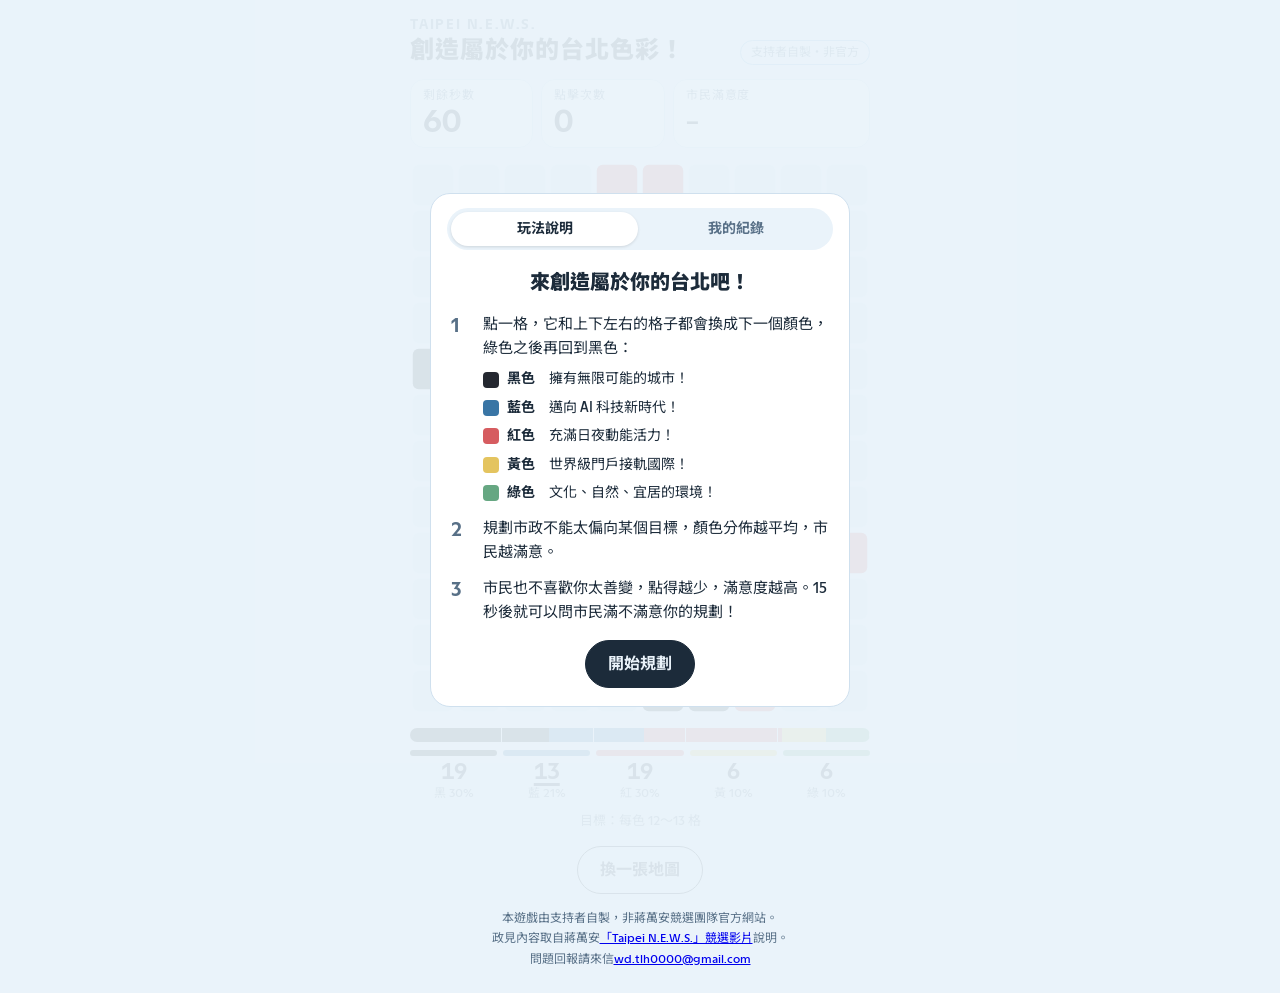
<file: index.html>
<!doctype html>
<html lang="zh-Hant-TW">
<head>
<meta charset="utf-8">
<meta name="viewport" content="width=device-width, initial-scale=1, viewport-fit=cover">
<title>讓台北「5」夠安可！一起創造屬於你的台北色彩</title>
<meta name="description" content="60秒內一起來挑戰你能規劃出怎樣的台北，看看市民滿不滿意你的規劃！(支持者自製・非官方競選網站。)">
<meta property="og:type" content="website">
<meta property="og:site_name" content="讓台北「5」夠安可">
<meta property="og:locale" content="zh_TW">
<meta property="og:url" content="https://wilddagger.github.io/TaipeiEncore_PaintSquare/">
<meta property="og:title" content="讓台北「5」夠安可！一起創造屬於你的台北色彩">
<meta property="og:description" content="60秒內一起來挑戰你能規劃出怎樣的台北，看看市民滿不滿意你的規劃！(支持者自製・非官方競選網站。)">
<meta property="og:image" content="https://wilddagger.github.io/TaipeiEncore_PaintSquare/share/img/cover.png">
<meta property="og:image:width" content="1200">
<meta property="og:image:height" content="630">
<meta name="twitter:card" content="summary_large_image">
<link rel="preconnect" href="https://fonts.googleapis.com">
<link rel="preconnect" href="https://fonts.gstatic.com" crossorigin>
<link rel="stylesheet" href="https://fonts.googleapis.com/css2?family=Noto+Sans+TC:wght@400;500;700;900&display=swap">
<link rel="preload" href="fonts/TASAExplorer-Bold.woff2" as="font" type="font/woff2" crossorigin>
<link rel="stylesheet" href="css/style.css">
<link rel="icon" href="logo-32px.png" type="image/png" sizes="32x32">
<link rel="icon" href="logo.svg" type="image/svg+xml">
<link rel="apple-touch-icon" href="logo-180px.png">
</head>
<body>
<main class="app">
  <header class="top">
    <div>
      <p class="eyebrow">TAIPEI N.E.W.S.</p>
      <h1>創造屬於你的台北色彩！</h1>
    </div>
    <span class="tag">支持者自製・非官方</span>
  </header>

  <section class="hud" aria-label="遊戲狀態">
    <div class="stat time" id="timeStat"><span class="label">剩餘秒數</span><span class="value" id="timeVal">60</span></div>
    <div class="stat"><span class="label">點擊次數</span><span class="value" id="stepVal">0</span></div>
    <div class="stat"><span class="label">市民滿意度</span><span class="value grade-value" id="gradeVal">–</span></div>
  </section>

  <div class="board-wrap">
    <svg xmlns="http://www.w3.org/2000/svg" viewBox="0 0 480 576" id="board" data-rows="12" data-cols="10" data-cells="63">
      <g id="blank">
        <rect class="blank" x="0" y="0" width="48" height="48" data-r="0" data-c="0"/>
        <rect class="blank" x="48" y="0" width="48" height="48" data-r="0" data-c="1"/>
        <rect class="blank" x="96" y="0" width="48" height="48" data-r="0" data-c="2"/>
        <rect class="blank" x="144" y="0" width="48" height="48" data-r="0" data-c="3"/>
        <rect class="blank" x="288" y="0" width="48" height="48" data-r="0" data-c="6"/>
        <rect class="blank" x="336" y="0" width="48" height="48" data-r="0" data-c="7"/>
        <rect class="blank" x="384" y="0" width="48" height="48" data-r="0" data-c="8"/>
        <rect class="blank" x="432" y="0" width="48" height="48" data-r="0" data-c="9"/>
        <rect class="blank" x="0" y="48" width="48" height="48" data-r="1" data-c="0"/>
        <rect class="blank" x="48" y="48" width="48" height="48" data-r="1" data-c="1"/>
        <rect class="blank" x="96" y="48" width="48" height="48" data-r="1" data-c="2"/>
        <rect class="blank" x="288" y="48" width="48" height="48" data-r="1" data-c="6"/>
        <rect class="blank" x="336" y="48" width="48" height="48" data-r="1" data-c="7"/>
        <rect class="blank" x="384" y="48" width="48" height="48" data-r="1" data-c="8"/>
        <rect class="blank" x="432" y="48" width="48" height="48" data-r="1" data-c="9"/>
        <rect class="blank" x="0" y="96" width="48" height="48" data-r="2" data-c="0"/>
        <rect class="blank" x="48" y="96" width="48" height="48" data-r="2" data-c="1"/>
        <rect class="blank" x="336" y="96" width="48" height="48" data-r="2" data-c="7"/>
        <rect class="blank" x="384" y="96" width="48" height="48" data-r="2" data-c="8"/>
        <rect class="blank" x="432" y="96" width="48" height="48" data-r="2" data-c="9"/>
        <rect class="blank" x="0" y="144" width="48" height="48" data-r="3" data-c="0"/>
        <rect class="blank" x="384" y="144" width="48" height="48" data-r="3" data-c="8"/>
        <rect class="blank" x="432" y="144" width="48" height="48" data-r="3" data-c="9"/>
        <rect class="blank" x="336" y="192" width="48" height="48" data-r="4" data-c="7"/>
        <rect class="blank" x="384" y="192" width="48" height="48" data-r="4" data-c="8"/>
        <rect class="blank" x="432" y="192" width="48" height="48" data-r="4" data-c="9"/>
        <rect class="blank" x="0" y="240" width="48" height="48" data-r="5" data-c="0"/>
        <rect class="blank" x="384" y="240" width="48" height="48" data-r="5" data-c="8"/>
        <rect class="blank" x="432" y="240" width="48" height="48" data-r="5" data-c="9"/>
        <rect class="blank" x="0" y="288" width="48" height="48" data-r="6" data-c="0"/>
        <rect class="blank" x="48" y="288" width="48" height="48" data-r="6" data-c="1"/>
        <rect class="blank" x="384" y="288" width="48" height="48" data-r="6" data-c="8"/>
        <rect class="blank" x="432" y="288" width="48" height="48" data-r="6" data-c="9"/>
        <rect class="blank" x="0" y="336" width="48" height="48" data-r="7" data-c="0"/>
        <rect class="blank" x="48" y="336" width="48" height="48" data-r="7" data-c="1"/>
        <rect class="blank" x="384" y="336" width="48" height="48" data-r="7" data-c="8"/>
        <rect class="blank" x="432" y="336" width="48" height="48" data-r="7" data-c="9"/>
        <rect class="blank" x="0" y="384" width="48" height="48" data-r="8" data-c="0"/>
        <rect class="blank" x="0" y="432" width="48" height="48" data-r="9" data-c="0"/>
        <rect class="blank" x="96" y="432" width="48" height="48" data-r="9" data-c="2"/>
        <rect class="blank" x="336" y="432" width="48" height="48" data-r="9" data-c="7"/>
        <rect class="blank" x="384" y="432" width="48" height="48" data-r="9" data-c="8"/>
        <rect class="blank" x="432" y="432" width="48" height="48" data-r="9" data-c="9"/>
        <rect class="blank" x="0" y="480" width="48" height="48" data-r="10" data-c="0"/>
        <rect class="blank" x="48" y="480" width="48" height="48" data-r="10" data-c="1"/>
        <rect class="blank" x="96" y="480" width="48" height="48" data-r="10" data-c="2"/>
        <rect class="blank" x="144" y="480" width="48" height="48" data-r="10" data-c="3"/>
        <rect class="blank" x="336" y="480" width="48" height="48" data-r="10" data-c="7"/>
        <rect class="blank" x="384" y="480" width="48" height="48" data-r="10" data-c="8"/>
        <rect class="blank" x="432" y="480" width="48" height="48" data-r="10" data-c="9"/>
        <rect class="blank" x="0" y="528" width="48" height="48" data-r="11" data-c="0"/>
        <rect class="blank" x="48" y="528" width="48" height="48" data-r="11" data-c="1"/>
        <rect class="blank" x="96" y="528" width="48" height="48" data-r="11" data-c="2"/>
        <rect class="blank" x="144" y="528" width="48" height="48" data-r="11" data-c="3"/>
        <rect class="blank" x="192" y="528" width="48" height="48" data-r="11" data-c="4"/>
        <rect class="blank" x="384" y="528" width="48" height="48" data-r="11" data-c="8"/>
        <rect class="blank" x="432" y="528" width="48" height="48" data-r="11" data-c="9"/>
      </g>
      <g id="cells">
        <rect class="cell" id="cell-0" x="192" y="0" width="48" height="48" data-r="0" data-c="4"/>
        <rect class="cell" id="cell-1" x="240" y="0" width="48" height="48" data-r="0" data-c="5"/>
        <rect class="cell" id="cell-2" x="144" y="48" width="48" height="48" data-r="1" data-c="3"/>
        <rect class="cell" id="cell-3" x="192" y="48" width="48" height="48" data-r="1" data-c="4"/>
        <rect class="cell" id="cell-4" x="240" y="48" width="48" height="48" data-r="1" data-c="5"/>
        <rect class="cell" id="cell-5" x="96" y="96" width="48" height="48" data-r="2" data-c="2"/>
        <rect class="cell" id="cell-6" x="144" y="96" width="48" height="48" data-r="2" data-c="3"/>
        <rect class="cell" id="cell-7" x="192" y="96" width="48" height="48" data-r="2" data-c="4"/>
        <rect class="cell" id="cell-8" x="240" y="96" width="48" height="48" data-r="2" data-c="5"/>
        <rect class="cell" id="cell-9" x="288" y="96" width="48" height="48" data-r="2" data-c="6"/>
        <rect class="cell" id="cell-10" x="48" y="144" width="48" height="48" data-r="3" data-c="1"/>
        <rect class="cell" id="cell-11" x="96" y="144" width="48" height="48" data-r="3" data-c="2"/>
        <rect class="cell" id="cell-12" x="144" y="144" width="48" height="48" data-r="3" data-c="3"/>
        <rect class="cell" id="cell-13" x="192" y="144" width="48" height="48" data-r="3" data-c="4"/>
        <rect class="cell" id="cell-14" x="240" y="144" width="48" height="48" data-r="3" data-c="5"/>
        <rect class="cell" id="cell-15" x="288" y="144" width="48" height="48" data-r="3" data-c="6"/>
        <rect class="cell" id="cell-16" x="336" y="144" width="48" height="48" data-r="3" data-c="7"/>
        <rect class="cell" id="cell-17" x="0" y="192" width="48" height="48" data-r="4" data-c="0"/>
        <rect class="cell" id="cell-18" x="48" y="192" width="48" height="48" data-r="4" data-c="1"/>
        <rect class="cell" id="cell-19" x="96" y="192" width="48" height="48" data-r="4" data-c="2"/>
        <rect class="cell" id="cell-20" x="144" y="192" width="48" height="48" data-r="4" data-c="3"/>
        <rect class="cell" id="cell-21" x="192" y="192" width="48" height="48" data-r="4" data-c="4"/>
        <rect class="cell" id="cell-22" x="240" y="192" width="48" height="48" data-r="4" data-c="5"/>
        <rect class="cell" id="cell-23" x="288" y="192" width="48" height="48" data-r="4" data-c="6"/>
        <rect class="cell" id="cell-24" x="48" y="240" width="48" height="48" data-r="5" data-c="1"/>
        <rect class="cell" id="cell-25" x="96" y="240" width="48" height="48" data-r="5" data-c="2"/>
        <rect class="cell" id="cell-26" x="144" y="240" width="48" height="48" data-r="5" data-c="3"/>
        <rect class="cell" id="cell-27" x="192" y="240" width="48" height="48" data-r="5" data-c="4"/>
        <rect class="cell" id="cell-28" x="240" y="240" width="48" height="48" data-r="5" data-c="5"/>
        <rect class="cell" id="cell-29" x="288" y="240" width="48" height="48" data-r="5" data-c="6"/>
        <rect class="cell" id="cell-30" x="336" y="240" width="48" height="48" data-r="5" data-c="7"/>
        <rect class="cell" id="cell-31" x="96" y="288" width="48" height="48" data-r="6" data-c="2"/>
        <rect class="cell" id="cell-32" x="144" y="288" width="48" height="48" data-r="6" data-c="3"/>
        <rect class="cell" id="cell-33" x="192" y="288" width="48" height="48" data-r="6" data-c="4"/>
        <rect class="cell" id="cell-34" x="240" y="288" width="48" height="48" data-r="6" data-c="5"/>
        <rect class="cell" id="cell-35" x="288" y="288" width="48" height="48" data-r="6" data-c="6"/>
        <rect class="cell" id="cell-36" x="336" y="288" width="48" height="48" data-r="6" data-c="7"/>
        <rect class="cell" id="cell-37" x="96" y="336" width="48" height="48" data-r="7" data-c="2"/>
        <rect class="cell" id="cell-38" x="144" y="336" width="48" height="48" data-r="7" data-c="3"/>
        <rect class="cell" id="cell-39" x="192" y="336" width="48" height="48" data-r="7" data-c="4"/>
        <rect class="cell" id="cell-40" x="240" y="336" width="48" height="48" data-r="7" data-c="5"/>
        <rect class="cell" id="cell-41" x="288" y="336" width="48" height="48" data-r="7" data-c="6"/>
        <rect class="cell" id="cell-42" x="336" y="336" width="48" height="48" data-r="7" data-c="7"/>
        <rect class="cell" id="cell-43" x="48" y="384" width="48" height="48" data-r="8" data-c="1"/>
        <rect class="cell" id="cell-44" x="96" y="384" width="48" height="48" data-r="8" data-c="2"/>
        <rect class="cell" id="cell-45" x="144" y="384" width="48" height="48" data-r="8" data-c="3"/>
        <rect class="cell" id="cell-46" x="192" y="384" width="48" height="48" data-r="8" data-c="4"/>
        <rect class="cell" id="cell-47" x="240" y="384" width="48" height="48" data-r="8" data-c="5"/>
        <rect class="cell" id="cell-48" x="288" y="384" width="48" height="48" data-r="8" data-c="6"/>
        <rect class="cell" id="cell-49" x="336" y="384" width="48" height="48" data-r="8" data-c="7"/>
        <rect class="cell" id="cell-50" x="384" y="384" width="48" height="48" data-r="8" data-c="8"/>
        <rect class="cell" id="cell-51" x="432" y="384" width="48" height="48" data-r="8" data-c="9"/>
        <rect class="cell" id="cell-52" x="48" y="432" width="48" height="48" data-r="9" data-c="1"/>
        <rect class="cell" id="cell-53" x="144" y="432" width="48" height="48" data-r="9" data-c="3"/>
        <rect class="cell" id="cell-54" x="192" y="432" width="48" height="48" data-r="9" data-c="4"/>
        <rect class="cell" id="cell-55" x="240" y="432" width="48" height="48" data-r="9" data-c="5"/>
        <rect class="cell" id="cell-56" x="288" y="432" width="48" height="48" data-r="9" data-c="6"/>
        <rect class="cell" id="cell-57" x="192" y="480" width="48" height="48" data-r="10" data-c="4"/>
        <rect class="cell" id="cell-58" x="240" y="480" width="48" height="48" data-r="10" data-c="5"/>
        <rect class="cell" id="cell-59" x="288" y="480" width="48" height="48" data-r="10" data-c="6"/>
        <rect class="cell" id="cell-60" x="240" y="528" width="48" height="48" data-r="11" data-c="5"/>
        <rect class="cell" id="cell-61" x="288" y="528" width="48" height="48" data-r="11" data-c="6"/>
        <rect class="cell" id="cell-62" x="336" y="528" width="48" height="48" data-r="11" data-c="7"/>
      </g>
    </svg>
  </div>

  <section class="dist" aria-label="顏色分佈">
    <div class="bar" id="bar"><span style="background:var(--c0)"></span><span style="background:var(--c1)"></span><span style="background:var(--c2)"></span><span style="background:var(--c3)"></span><span style="background:var(--c4)"></span><i class="ticks"></i></div>
    <div class="legend" id="legend"></div>
    <p class="hint" id="hint">目標：每色 12～13 格</p>
  </section>

  <div class="actions">
    <button class="btn primary" id="submitBtn" hidden>我想直接看市民反應了！</button>
    <button class="btn" id="restartBtn">換一張地圖</button>
  </div>

  <footer>
    本遊戲由支持者自製，非蔣萬安競選團隊官方網站。<br>
    政見內容取自蔣萬安<a href="https://www.youtube.com/watch?v=UIpKg86umTI" target="_blank">「Taipei N.E.W.S.」競選影片</a>說明。<br>
    問題回報請來信<a href="mailto:wd.tlh0000@gmail.com">wd.tlh0000@gmail.com</a>
  </footer>
</main>

<div class="modal" id="startPanel">
  <div class="sheet" role="dialog" aria-modal="true" aria-label="開始遊戲">
    <div class="tabs" role="tablist">
      <button class="tab" role="tab" type="button">玩法說明</button>
      <button class="tab" role="tab" type="button">我的紀錄</button>
    </div>
    <div class="pager">
      <div class="track">
        <section class="page" role="tabpanel">
          <h2 class="page-title">來創造屬於你的台北吧！</h2>
          <ol class="steps">
            <li><b>1</b><span>點一格，它和上下左右的格子都會換成下一個顏色，綠色之後再回到黑色：</span>
              <ul class="palette">
                <li><i style="background:var(--c0)"></i><span><b>黑色</b>　擁有無限可能的城市！</span></li>
                <li><i style="background:var(--c1)"></i><span><b>藍色</b>　邁向 AI 科技新時代！</span></li>
                <li><i style="background:var(--c2)"></i><span><b>紅色</b>　充滿日夜動能活力！</span></li>
                <li><i style="background:var(--c3)"></i><span><b>黃色</b>　世界級門戶接軌國際！</span></li>
                <li><i style="background:var(--c4)"></i><span><b>綠色</b>　文化、自然、宜居的環境！</span></li>
              </ul>
            </li>
            <li><b>2</b><span>規劃市政不能太偏向某個目標，顏色分佈越平均，市民越滿意。</span></li>
            <li><b>3</b><span>市民也不喜歡你太善變，點得越少，滿意度越高。15 秒後就可以問市民滿不滿意你的規劃！</span></li>
          </ol>
          <p class="seed-note" id="seedNote" hidden>這是朋友分享的盤面，你們玩的是同一張地圖。</p>
        </section>
        <section class="page" role="tabpanel">
          <h2 class="page-title">我的最佳紀錄</h2>
          <ol class="record-list"></ol>
        </section>
      </div>
    </div>
    <div class="sheet-foot actions"><button class="btn primary" id="startBtn" type="button">開始規劃</button></div>
  </div>
</div>

<div class="modal" id="resultModal" hidden>
  <div class="sheet" role="dialog" aria-modal="true" aria-label="規劃結果">
    <div class="tabs" role="tablist">
      <button class="tab" role="tab" type="button">結果</button>
      <button class="tab" role="tab" type="button">分享</button>
      <button class="tab" role="tab" type="button">我的紀錄</button>
    </div>
    <div class="pager">
      <div class="track">
        <section class="page" role="tabpanel">
          <div class="result-head">
            <div>
              <p>市民滿意度</p>
              <div class="big-grade" id="resultGrade">滿意</div>
            </div>
            <div class="result-stats">
              <div><b id="resultSteps">0</b><span>點擊</span></div>
              <div><b id="resultTime">0</b><span>秒</span></div>
            </div>
          </div>
          <p class="note" id="resultNote"></p>
          <div class="policy">
            <div class="area"><i class="dot" id="policyDot"></i><span id="policyArea"></span></div>
            <h3 id="policyTitle"></h3>
            <p id="policyText"></p>
            <p class="why" id="policyWhy"></p>
            <button class="link-btn" id="rerollBtn" type="button">換一則政見</button>
          </div>
          <div class="actions"><button class="btn primary" id="toShareBtn" type="button">分享我的台北</button></div>
        </section>
        <section class="page" role="tabpanel">
          <figure class="preview">
            <div class="preview-box"><img id="shareImg" alt="你的台北色彩分享圖片" hidden></div>
            <figcaption id="shareImgNote">正在產生圖片…</figcaption>
          </figure>
          <div class="share-row">
            <button class="btn primary" id="shareImgBtn" type="button" hidden>分享圖片</button>
            <button class="btn" id="saveImgBtn" type="button">儲存圖片</button>
          </div>
          <p class="share-label">分享挑戰連結，朋友會拿到同一張地圖</p>
          <div class="share-grid">
            <a class="share-link" id="shareThreads" target="_blank" rel="noopener">Threads</a>
            <a class="share-link" id="shareFacebook" target="_blank" rel="noopener">Facebook</a>
            <a class="share-link" id="shareX" target="_blank" rel="noopener">X</a>
            <a class="share-link" id="shareLine" target="_blank" rel="noopener">LINE</a>
            <button class="share-link" id="copyBtn" type="button">複製連結</button>
          </div>
        </section>
        <section class="page" role="tabpanel">
          <h2 class="page-title">我的最佳紀錄</h2>
          <ol class="record-list"></ol>
        </section>
      </div>
    </div>
    <div class="sheet-foot">
      <p class="toast" id="toast" aria-live="polite"></p>
      <div class="actions">
        <button class="btn" id="closeResultBtn" type="button">看看我的地圖</button>
        <button class="btn" id="againBtn" type="button">再玩一次！</button>
      </div>
    </div>
  </div>
</div>

<script src="js/main.js"></script>
</body>
</html>
</file>
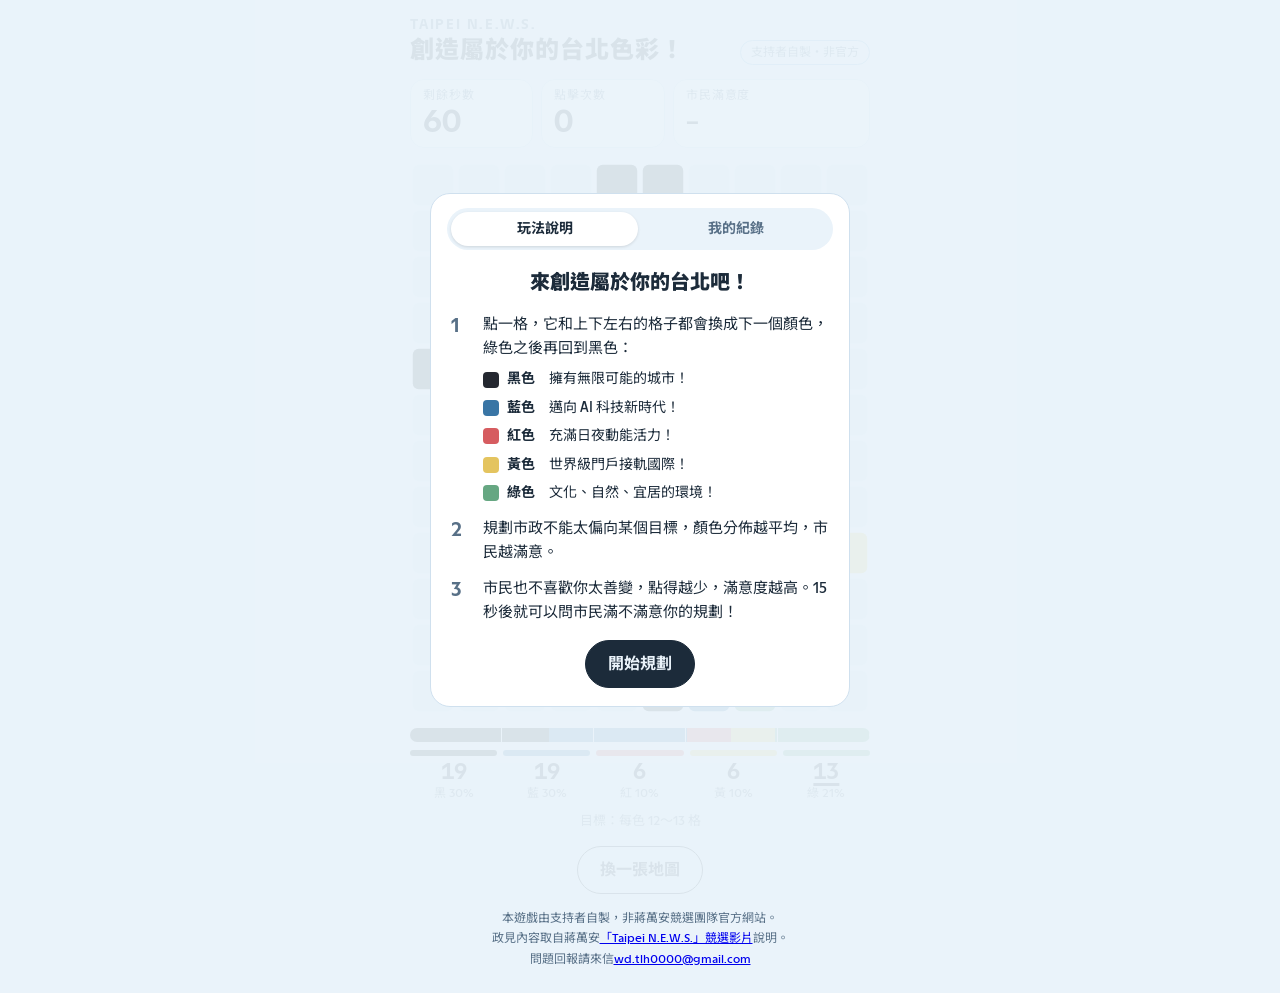
<file: share/a.html>
<!doctype html>
<html lang="zh-Hant-TW">
<head>
<meta charset="utf-8">
<meta name="viewport" content="width=device-width, initial-scale=1">
<title>我規劃的台北，市民「還算滿意」——默默做正事就該被看到。｜讓台北「5」夠安可</title>
<meta name="description" content="60秒內一起來挑戰你能規劃出怎樣的台北吧！支持者自製・非官方競選網站。">
<meta name="robots" content="noindex">
<meta property="og:type" content="website">
<meta property="og:site_name" content="讓台北「5」夠安可">
<meta property="og:locale" content="zh_TW">
<meta property="og:url" content="https://wilddagger.github.io/TaipeiEncore_PaintSquare/share/a.html">
<meta property="og:title" content="我規劃的台北，市民「還算滿意」——默默做正事就該被看到。">
<meta property="og:description" content="60秒內一起來挑戰你能規劃出怎樣的台北吧！支持者自製・非官方競選網站。">
<meta property="og:image" content="https://wilddagger.github.io/TaipeiEncore_PaintSquare/share/img/a.png">
<meta property="og:image:width" content="1200">
<meta property="og:image:height" content="630">
<meta property="og:image:alt" content="市民滿意度：還算滿意">
<meta name="twitter:card" content="summary_large_image">
<meta name="twitter:title" content="我規劃的台北，市民「還算滿意」——默默做正事就該被看到。">
<meta name="twitter:description" content="60秒內一起來挑戰你能規劃出怎樣的台北吧！支持者自製・非官方競選網站。">
<meta name="twitter:image" content="https://wilddagger.github.io/TaipeiEncore_PaintSquare/share/img/a.png">
<script>
  (function () {
    var seed = new URLSearchParams(location.search).get('seed');
    var target = '../' + (seed && /^[a-z0-9]{1,12}$/i.test(seed) ? '?seed=' + seed : '');
    location.replace(target);
  })();
</script>
</head>
<body>
<p><a href="../">前往遊戲</a></p>
</body>
</html>
</file>
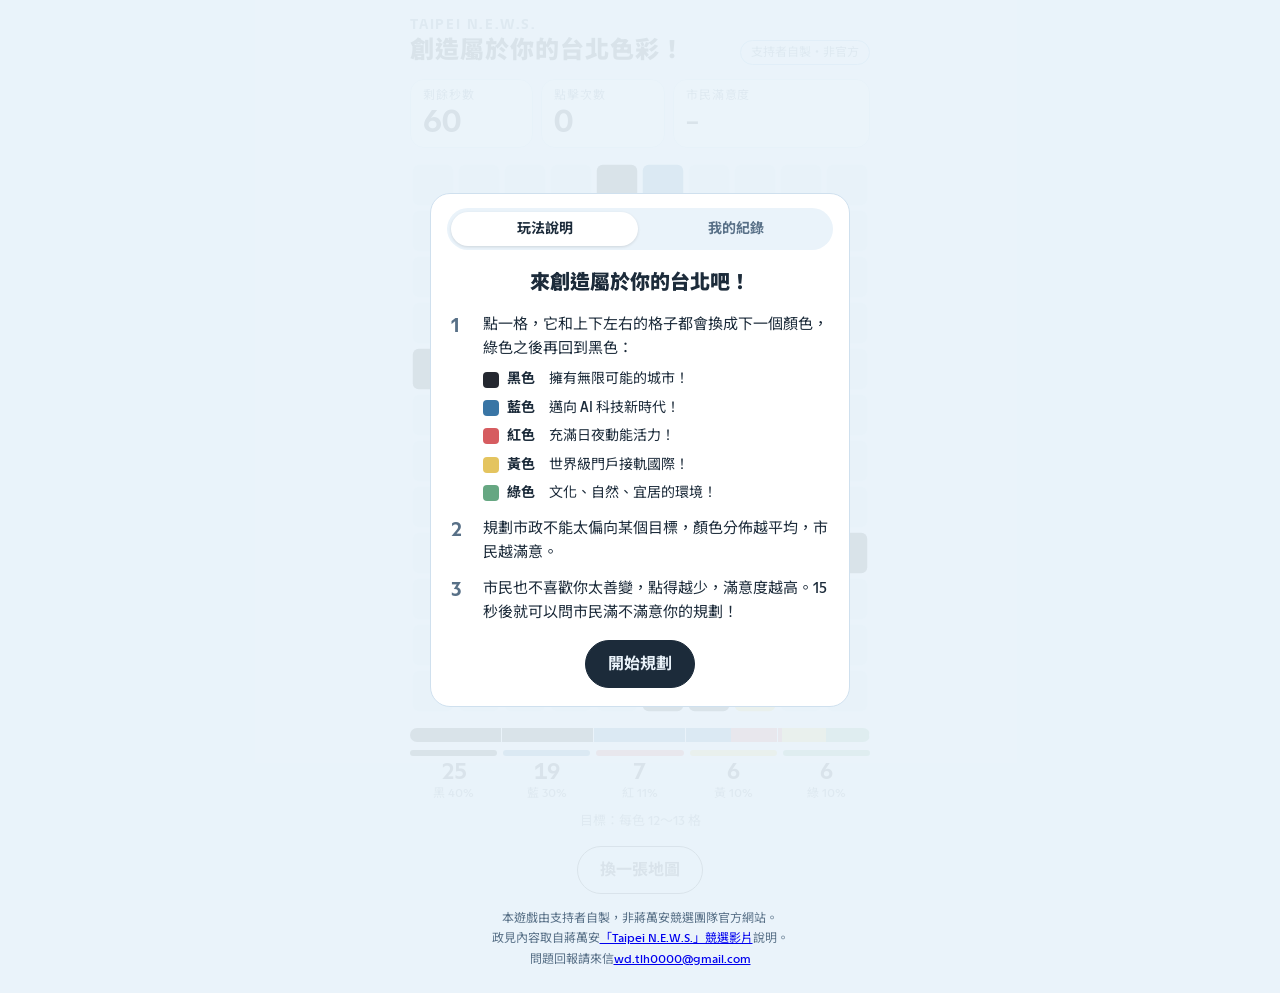
<file: share/b.html>
<!doctype html>
<html lang="zh-Hant-TW">
<head>
<meta charset="utf-8">
<meta name="viewport" content="width=device-width, initial-scale=1">
<title>我規劃的台北，市民覺得「普普通通」……那麼，再加把勁吧！｜讓台北「5」夠安可</title>
<meta name="description" content="60秒內一起來挑戰你能規劃出怎樣的台北吧！支持者自製・非官方競選網站。">
<meta name="robots" content="noindex">
<meta property="og:type" content="website">
<meta property="og:site_name" content="讓台北「5」夠安可">
<meta property="og:locale" content="zh_TW">
<meta property="og:url" content="https://wilddagger.github.io/TaipeiEncore_PaintSquare/share/b.html">
<meta property="og:title" content="我規劃的台北，市民覺得「普普通通」……那麼，再加把勁吧！">
<meta property="og:description" content="60秒內一起來挑戰你能規劃出怎樣的台北吧！支持者自製・非官方競選網站。">
<meta property="og:image" content="https://wilddagger.github.io/TaipeiEncore_PaintSquare/share/img/b.png">
<meta property="og:image:width" content="1200">
<meta property="og:image:height" content="630">
<meta property="og:image:alt" content="市民滿意度：普普通通">
<meta name="twitter:card" content="summary_large_image">
<meta name="twitter:title" content="我規劃的台北，市民覺得「普普通通」……那麼，再加把勁吧！">
<meta name="twitter:description" content="60秒內一起來挑戰你能規劃出怎樣的台北吧！支持者自製・非官方競選網站。">
<meta name="twitter:image" content="https://wilddagger.github.io/TaipeiEncore_PaintSquare/share/img/b.png">
<script>
  (function () {
    var seed = new URLSearchParams(location.search).get('seed');
    var target = '../' + (seed && /^[a-z0-9]{1,12}$/i.test(seed) ? '?seed=' + seed : '');
    location.replace(target);
  })();
</script>
</head>
<body>
<p><a href="../">前往遊戲</a></p>
</body>
</html>
</file>
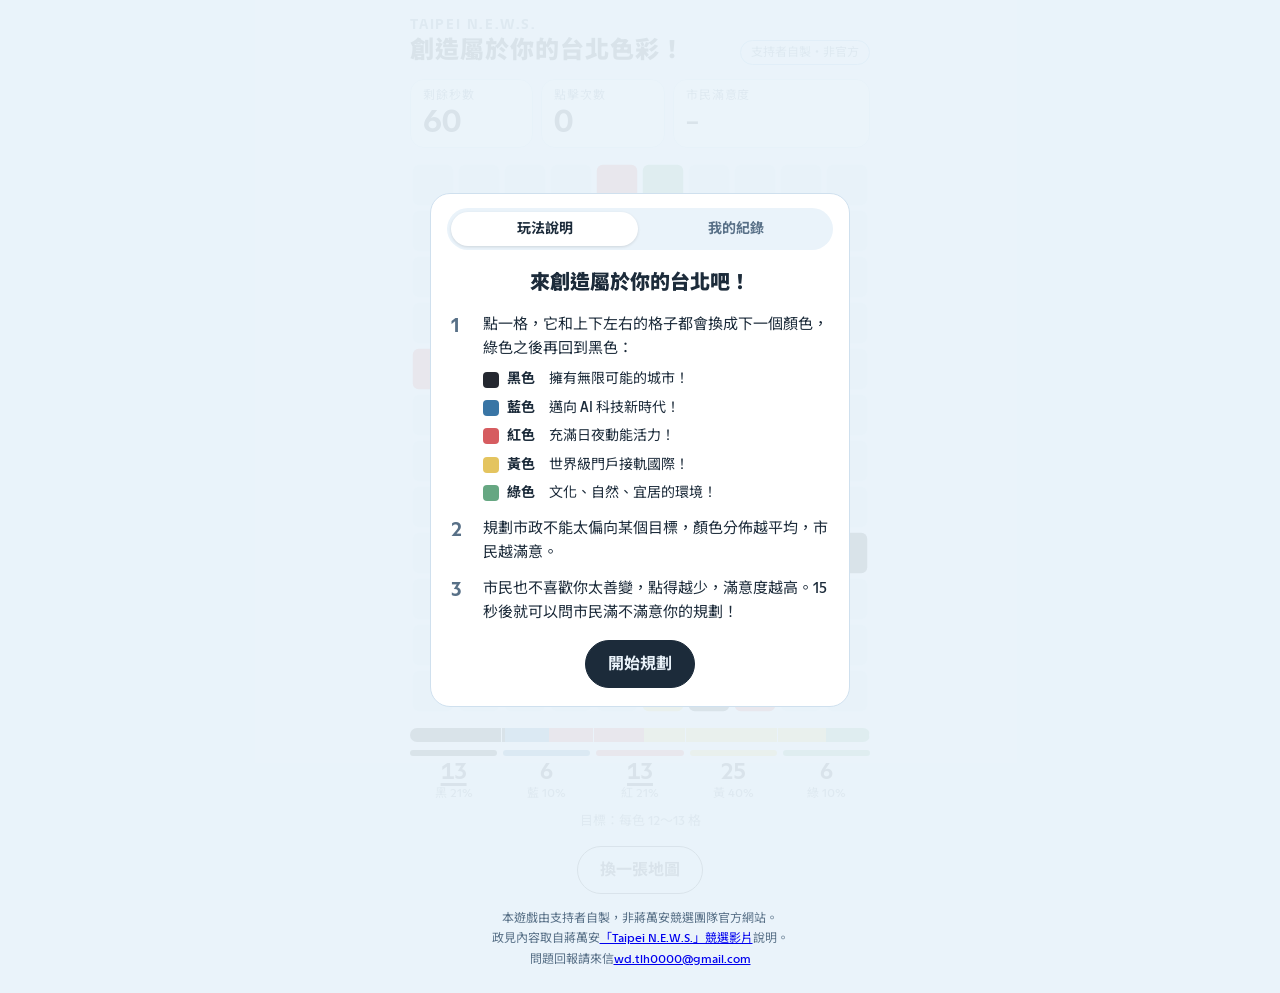
<file: share/c.html>
<!doctype html>
<html lang="zh-Hant-TW">
<head>
<meta charset="utf-8">
<meta name="viewport" content="width=device-width, initial-scale=1">
<title>我規劃的台北，市民「不是很滿意」……會不會是你用了太多抽象名詞打高空？｜讓台北「5」夠安可</title>
<meta name="description" content="60秒內一起來挑戰你能規劃出怎樣的台北吧！支持者自製・非官方競選網站。">
<meta name="robots" content="noindex">
<meta property="og:type" content="website">
<meta property="og:site_name" content="讓台北「5」夠安可">
<meta property="og:locale" content="zh_TW">
<meta property="og:url" content="https://wilddagger.github.io/TaipeiEncore_PaintSquare/share/c.html">
<meta property="og:title" content="我規劃的台北，市民「不是很滿意」……會不會是你用了太多抽象名詞打高空？">
<meta property="og:description" content="60秒內一起來挑戰你能規劃出怎樣的台北吧！支持者自製・非官方競選網站。">
<meta property="og:image" content="https://wilddagger.github.io/TaipeiEncore_PaintSquare/share/img/c.png">
<meta property="og:image:width" content="1200">
<meta property="og:image:height" content="630">
<meta property="og:image:alt" content="市民滿意度：不是很滿意">
<meta name="twitter:card" content="summary_large_image">
<meta name="twitter:title" content="我規劃的台北，市民「不是很滿意」……會不會是你用了太多抽象名詞打高空？">
<meta name="twitter:description" content="60秒內一起來挑戰你能規劃出怎樣的台北吧！支持者自製・非官方競選網站。">
<meta name="twitter:image" content="https://wilddagger.github.io/TaipeiEncore_PaintSquare/share/img/c.png">
<script>
  (function () {
    var seed = new URLSearchParams(location.search).get('seed');
    var target = '../' + (seed && /^[a-z0-9]{1,12}$/i.test(seed) ? '?seed=' + seed : '');
    location.replace(target);
  })();
</script>
</head>
<body>
<p><a href="../">前往遊戲</a></p>
</body>
</html>
</file>
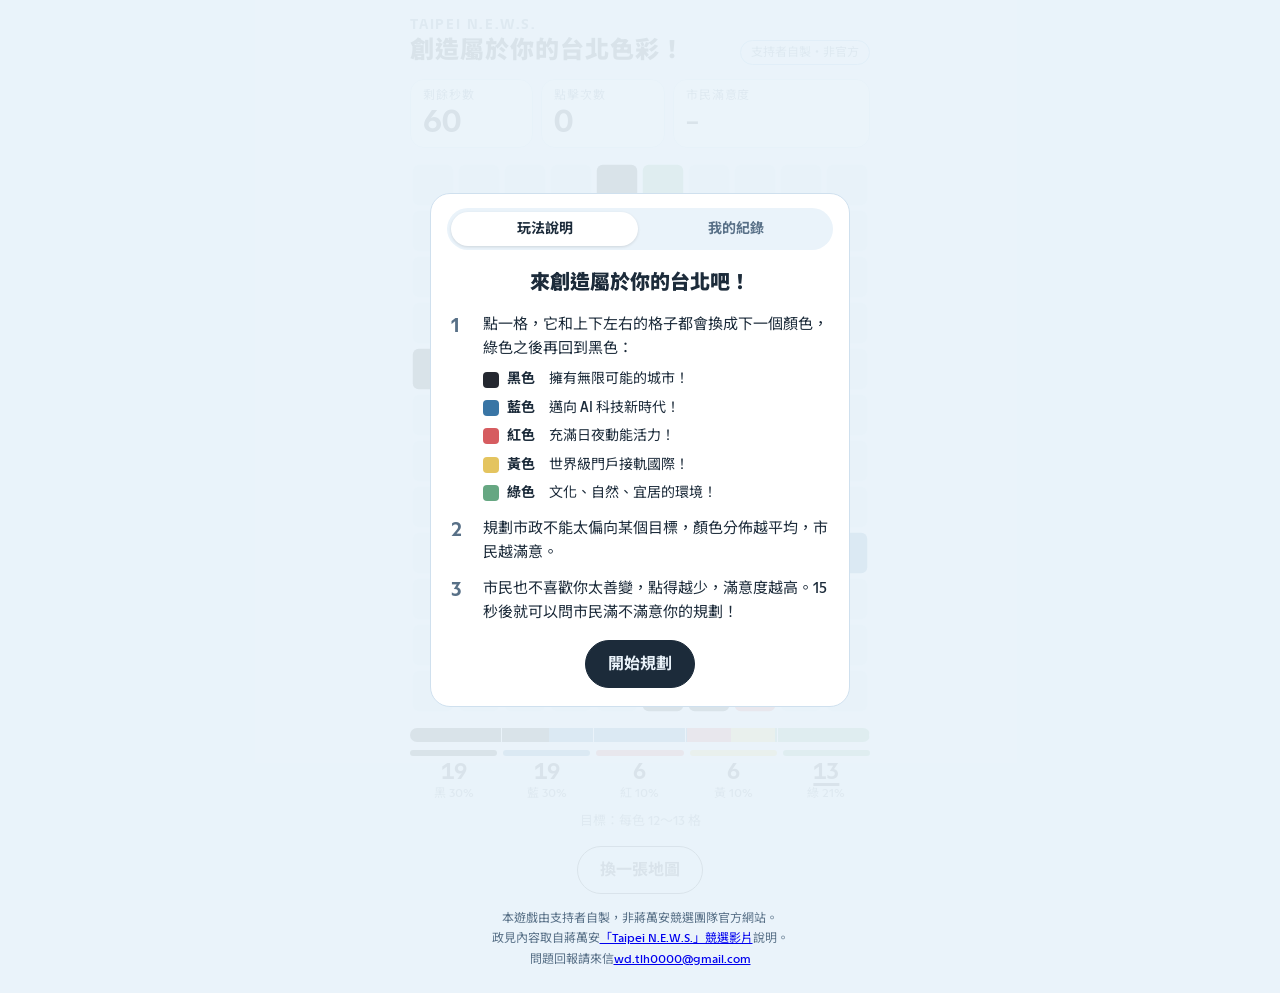
<file: share/d.html>
<!doctype html>
<html lang="zh-Hant-TW">
<head>
<meta charset="utf-8">
<meta name="viewport" content="width=device-width, initial-scale=1">
<title>我規劃的台北，市民「實在不滿意」……真的只是因為市民配不上嗎？｜讓台北「5」夠安可</title>
<meta name="description" content="60秒內一起來挑戰你能規劃出怎樣的台北吧！支持者自製・非官方競選網站。">
<meta name="robots" content="noindex">
<meta property="og:type" content="website">
<meta property="og:site_name" content="讓台北「5」夠安可">
<meta property="og:locale" content="zh_TW">
<meta property="og:url" content="https://wilddagger.github.io/TaipeiEncore_PaintSquare/share/d.html">
<meta property="og:title" content="我規劃的台北，市民「實在不滿意」……真的只是因為市民配不上嗎？">
<meta property="og:description" content="60秒內一起來挑戰你能規劃出怎樣的台北吧！支持者自製・非官方競選網站。">
<meta property="og:image" content="https://wilddagger.github.io/TaipeiEncore_PaintSquare/share/img/d.png">
<meta property="og:image:width" content="1200">
<meta property="og:image:height" content="630">
<meta property="og:image:alt" content="市民滿意度：不滿意">
<meta name="twitter:card" content="summary_large_image">
<meta name="twitter:title" content="我規劃的台北，市民「實在不滿意」……真的只是因為市民配不上嗎？">
<meta name="twitter:description" content="60秒內一起來挑戰你能規劃出怎樣的台北吧！支持者自製・非官方競選網站。">
<meta name="twitter:image" content="https://wilddagger.github.io/TaipeiEncore_PaintSquare/share/img/d.png">
<script>
  (function () {
    var seed = new URLSearchParams(location.search).get('seed');
    var target = '../' + (seed && /^[a-z0-9]{1,12}$/i.test(seed) ? '?seed=' + seed : '');
    location.replace(target);
  })();
</script>
</head>
<body>
<p><a href="../">前往遊戲</a></p>
</body>
</html>
</file>
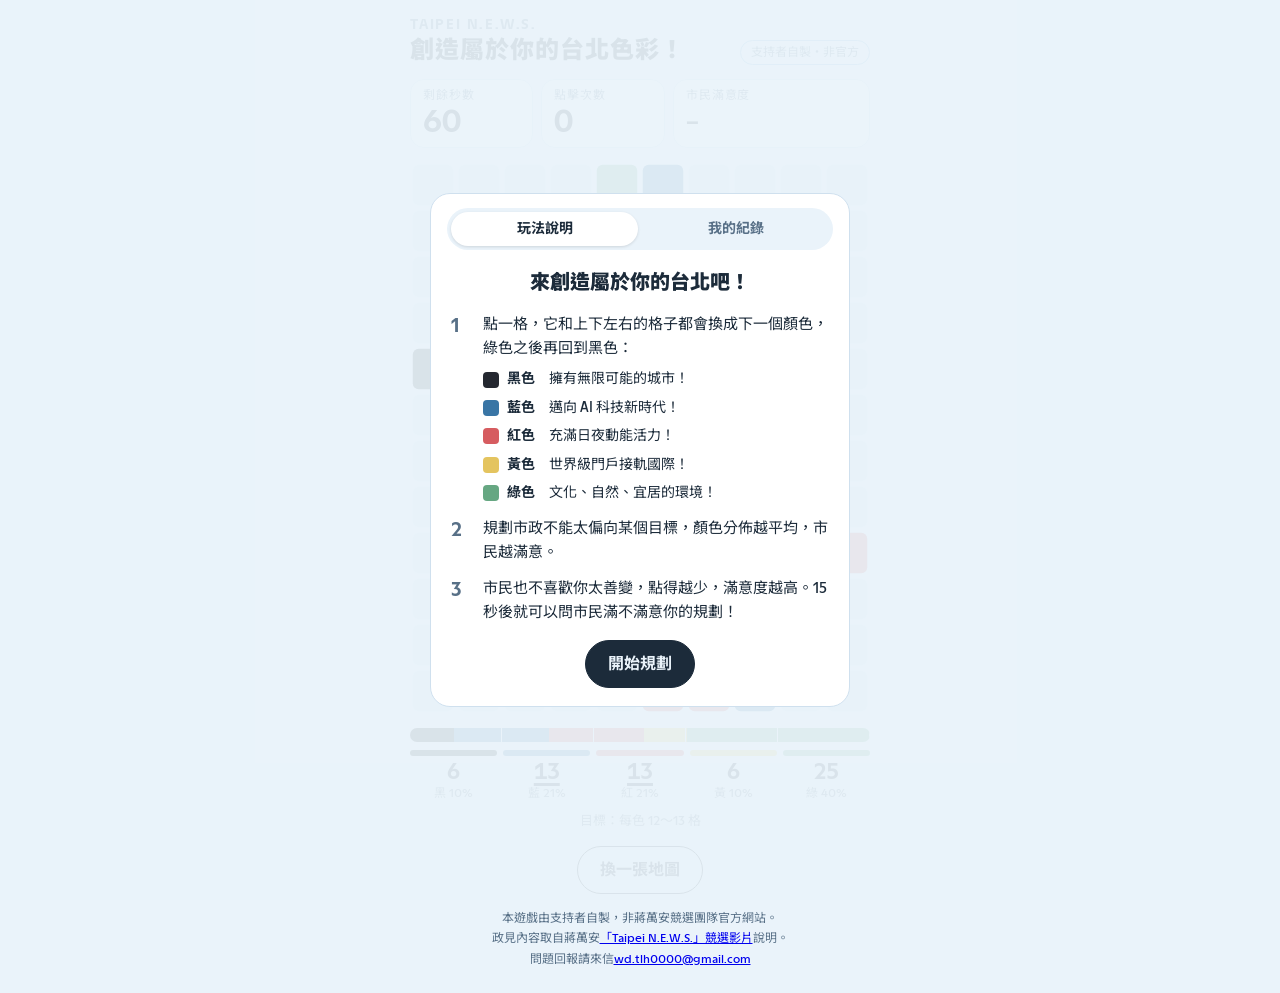
<file: share/e.html>
<!doctype html>
<html lang="zh-Hant-TW">
<head>
<meta charset="utf-8">
<meta name="viewport" content="width=device-width, initial-scale=1">
<title>我規劃的台北，市民「非常不滿意」……你能做得更好嗎？｜讓台北「5」夠安可</title>
<meta name="description" content="60秒內一起來挑戰你能規劃出怎樣的台北吧！支持者自製・非官方競選網站。">
<meta name="robots" content="noindex">
<meta property="og:type" content="website">
<meta property="og:site_name" content="讓台北「5」夠安可">
<meta property="og:locale" content="zh_TW">
<meta property="og:url" content="https://wilddagger.github.io/TaipeiEncore_PaintSquare/share/e.html">
<meta property="og:title" content="我規劃的台北，市民「非常不滿意」……你能做得更好嗎？">
<meta property="og:description" content="60秒內一起來挑戰你能規劃出怎樣的台北吧！支持者自製・非官方競選網站。">
<meta property="og:image" content="https://wilddagger.github.io/TaipeiEncore_PaintSquare/share/img/e.png">
<meta property="og:image:width" content="1200">
<meta property="og:image:height" content="630">
<meta property="og:image:alt" content="市民滿意度：非常不滿意">
<meta name="twitter:card" content="summary_large_image">
<meta name="twitter:title" content="我規劃的台北，市民「非常不滿意」……你能做得更好嗎？">
<meta name="twitter:description" content="60秒內一起來挑戰你能規劃出怎樣的台北吧！支持者自製・非官方競選網站。">
<meta name="twitter:image" content="https://wilddagger.github.io/TaipeiEncore_PaintSquare/share/img/e.png">
<script>
  (function () {
    var seed = new URLSearchParams(location.search).get('seed');
    var target = '../' + (seed && /^[a-z0-9]{1,12}$/i.test(seed) ? '?seed=' + seed : '');
    location.replace(target);
  })();
</script>
</head>
<body>
<p><a href="../">前往遊戲</a></p>
</body>
</html>
</file>
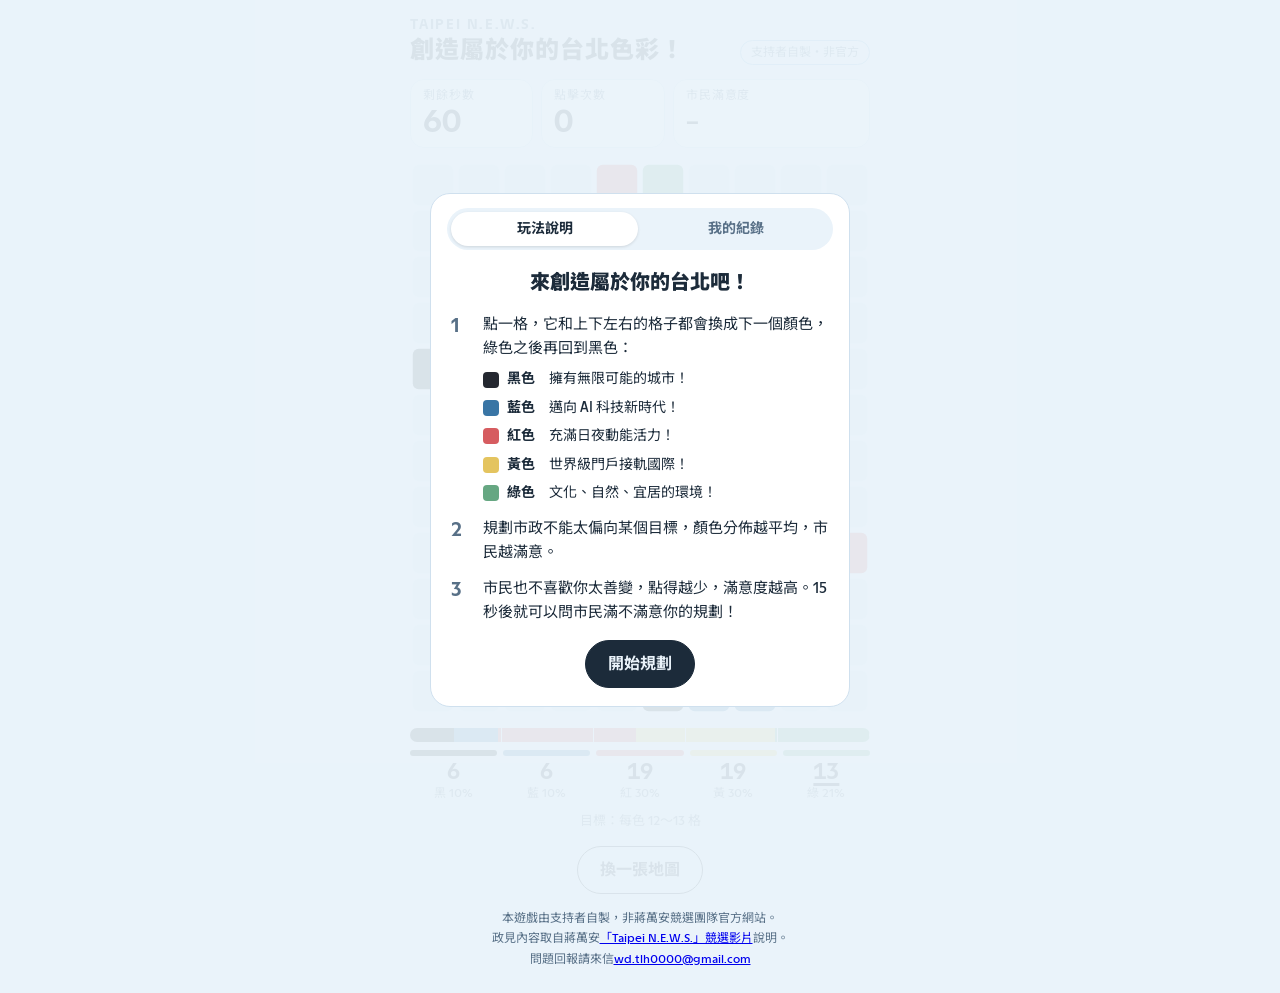
<file: share/s.html>
<!doctype html>
<html lang="zh-Hant-TW">
<head>
<meta charset="utf-8">
<meta name="viewport" content="width=device-width, initial-scale=1">
<title>我規劃的台北，市民很「滿意」！｜讓台北「5」夠安可</title>
<meta name="description" content="60秒內一起來挑戰你能規劃出怎樣的台北吧！支持者自製・非官方競選網站。">
<meta name="robots" content="noindex">
<meta property="og:type" content="website">
<meta property="og:site_name" content="讓台北「5」夠安可">
<meta property="og:locale" content="zh_TW">
<meta property="og:url" content="https://wilddagger.github.io/TaipeiEncore_PaintSquare/share/s.html">
<meta property="og:title" content="我規劃的台北，市民很「滿意」！">
<meta property="og:description" content="60秒內一起來挑戰你能規劃出怎樣的台北吧！支持者自製・非官方競選網站。">
<meta property="og:image" content="https://wilddagger.github.io/TaipeiEncore_PaintSquare/share/img/s.png">
<meta property="og:image:width" content="1200">
<meta property="og:image:height" content="630">
<meta property="og:image:alt" content="市民滿意度：滿意">
<meta name="twitter:card" content="summary_large_image">
<meta name="twitter:title" content="我規劃的台北，市民很「滿意」！">
<meta name="twitter:description" content="60秒內一起來挑戰你能規劃出怎樣的台北吧！支持者自製・非官方競選網站。">
<meta name="twitter:image" content="https://wilddagger.github.io/TaipeiEncore_PaintSquare/share/img/s.png">
<script>
  (function () {
    var seed = new URLSearchParams(location.search).get('seed');
    var target = '../' + (seed && /^[a-z0-9]{1,12}$/i.test(seed) ? '?seed=' + seed : '');
    location.replace(target);
  })();
</script>
</head>
<body>
<p><a href="../">前往遊戲</a></p>
</body>
</html>
</file>
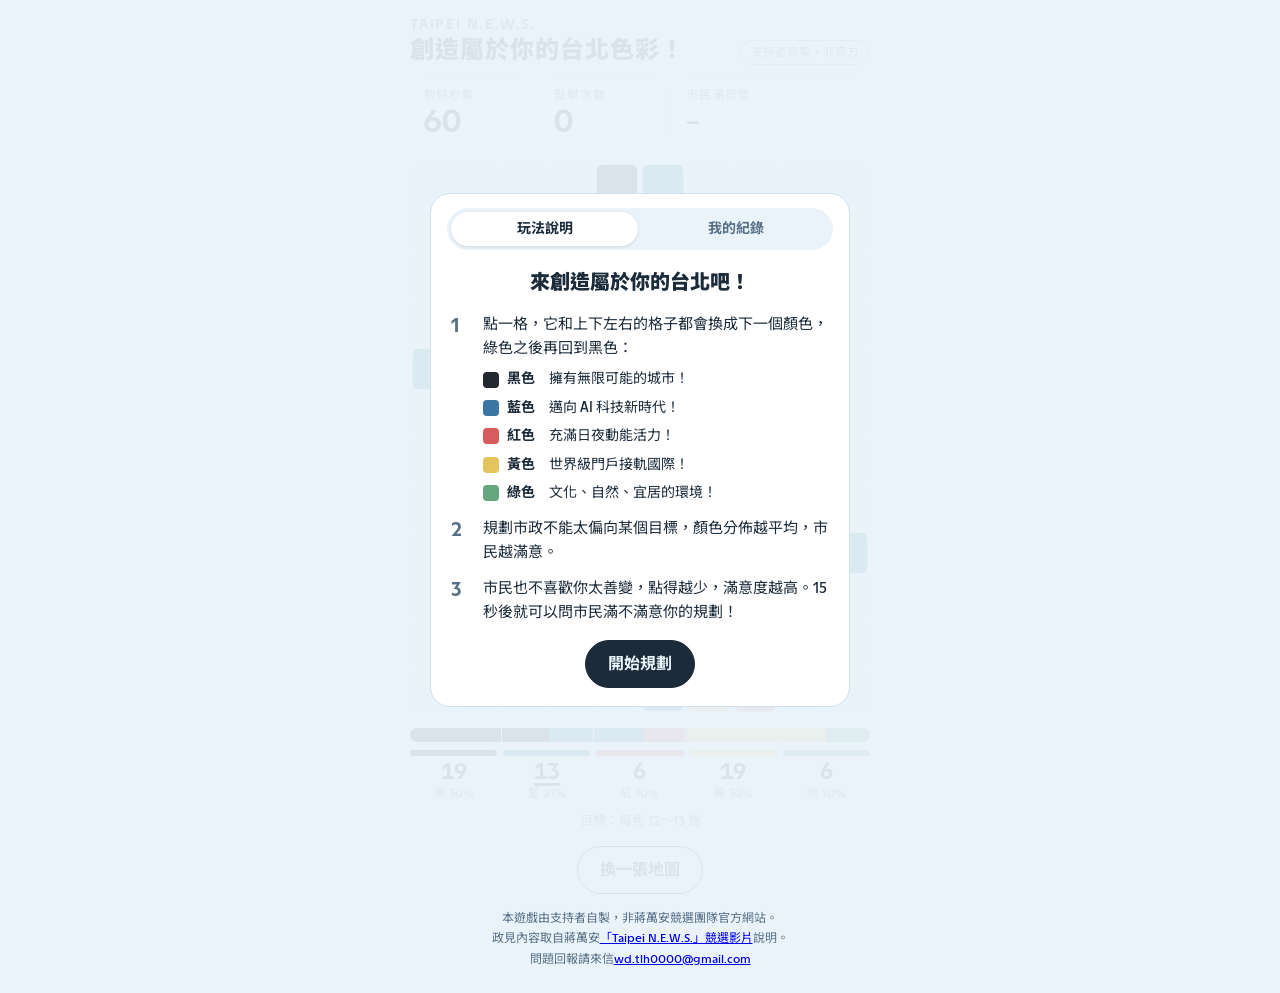
<file: share/ss-plus.html>
<!doctype html>
<html lang="zh-Hant-TW">
<head>
<meta charset="utf-8">
<meta name="viewport" content="width=device-width, initial-scale=1">
<title>我規劃的台北，市民直呼「你是神嗎？」｜讓台北「5」夠安可</title>
<meta name="description" content="60秒內一起來挑戰你能規劃出怎樣的台北吧！支持者自製・非官方競選網站。">
<meta name="robots" content="noindex">
<meta property="og:type" content="website">
<meta property="og:site_name" content="讓台北「5」夠安可">
<meta property="og:locale" content="zh_TW">
<meta property="og:url" content="https://wilddagger.github.io/TaipeiEncore_PaintSquare/share/ss-plus.html">
<meta property="og:title" content="我規劃的台北，市民直呼「你是神嗎？」">
<meta property="og:description" content="60秒內一起來挑戰你能規劃出怎樣的台北吧！支持者自製・非官方競選網站。">
<meta property="og:image" content="https://wilddagger.github.io/TaipeiEncore_PaintSquare/share/img/ss-plus.png">
<meta property="og:image:width" content="1200">
<meta property="og:image:height" content="630">
<meta property="og:image:alt" content="市民滿意度：你是神嗎？">
<meta name="twitter:card" content="summary_large_image">
<meta name="twitter:title" content="我規劃的台北，市民直呼「你是神嗎？」">
<meta name="twitter:description" content="60秒內一起來挑戰你能規劃出怎樣的台北吧！支持者自製・非官方競選網站。">
<meta name="twitter:image" content="https://wilddagger.github.io/TaipeiEncore_PaintSquare/share/img/ss-plus.png">
<script>
  (function () {
    var seed = new URLSearchParams(location.search).get('seed');
    var target = '../' + (seed && /^[a-z0-9]{1,12}$/i.test(seed) ? '?seed=' + seed : '');
    location.replace(target);
  })();
</script>
</head>
<body>
<p><a href="../">前往遊戲</a></p>
</body>
</html>
</file>
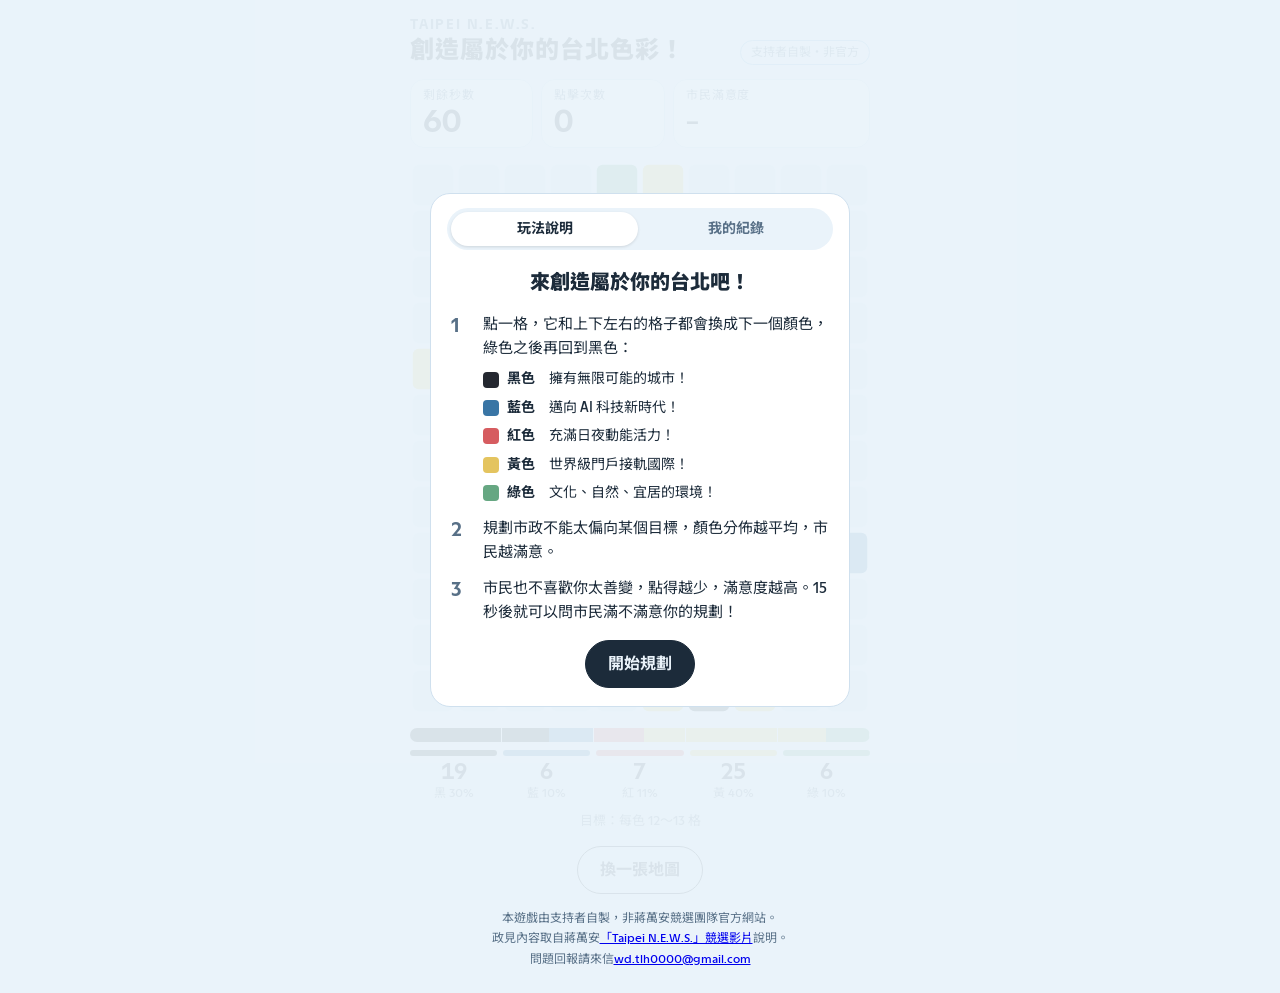
<file: share/ss.html>
<!doctype html>
<html lang="zh-Hant-TW">
<head>
<meta charset="utf-8">
<meta name="viewport" content="width=device-width, initial-scale=1">
<title>我規劃的台北，市民「非常滿意」！｜讓台北「5」夠安可</title>
<meta name="description" content="60秒內一起來挑戰你能規劃出怎樣的台北吧！支持者自製・非官方競選網站。">
<meta name="robots" content="noindex">
<meta property="og:type" content="website">
<meta property="og:site_name" content="讓台北「5」夠安可">
<meta property="og:locale" content="zh_TW">
<meta property="og:url" content="https://wilddagger.github.io/TaipeiEncore_PaintSquare/share/ss.html">
<meta property="og:title" content="我規劃的台北，市民「非常滿意」！">
<meta property="og:description" content="60秒內一起來挑戰你能規劃出怎樣的台北吧！支持者自製・非官方競選網站。">
<meta property="og:image" content="https://wilddagger.github.io/TaipeiEncore_PaintSquare/share/img/ss.png">
<meta property="og:image:width" content="1200">
<meta property="og:image:height" content="630">
<meta property="og:image:alt" content="市民滿意度：非常滿意">
<meta name="twitter:card" content="summary_large_image">
<meta name="twitter:title" content="我規劃的台北，市民「非常滿意」！">
<meta name="twitter:description" content="60秒內一起來挑戰你能規劃出怎樣的台北吧！支持者自製・非官方競選網站。">
<meta name="twitter:image" content="https://wilddagger.github.io/TaipeiEncore_PaintSquare/share/img/ss.png">
<script>
  (function () {
    var seed = new URLSearchParams(location.search).get('seed');
    var target = '../' + (seed && /^[a-z0-9]{1,12}$/i.test(seed) ? '?seed=' + seed : '');
    location.replace(target);
  })();
</script>
</head>
<body>
<p><a href="../">前往遊戲</a></p>
</body>
</html>
</file>
<file: css/style.css>
/* 英文：TASA Explorer（本機字型）；中文：Noto Sans TC（即 Google 版思源黑體） */
@font-face { font-family: "TASA Explorer"; src: url("../fonts/TASAExplorer-Medium.woff2") format("woff2"); font-weight: 500; font-display: swap; }
@font-face { font-family: "TASA Explorer"; src: url("../fonts/TASAExplorer-SemiBold.woff2") format("woff2"); font-weight: 600; font-display: swap; }
@font-face { font-family: "TASA Explorer"; src: url("../fonts/TASAExplorer-Bold.woff2") format("woff2"); font-weight: 700 900; font-display: swap; }

/* 版面：單欄、手機優先；地圖是主角，上方狀態列、下方分佈條與紀錄 */
:root {
  /* 遊戲色：降低飽和度的五色，順序 0 黑、1 藍（北）、2 紅（東）、3 黃（西）、4 綠（南） */
  --c0: #242830; --c1: #3975a5; --c2: #d65c60; --c3: #e4c45f; --c4: #66a782;
  /* 介面：淺天空藍調（刻意避開競選主視覺的飽和藍） */
  --bg: #eaf3fa; --surface: #ffffff; --ink: #1c2b3a; --muted: #587087;
  --line: #cfe0ee; --blank: #d8e7f3; --accent: #7fb6dd; --scrim: rgba(234, 243, 250, .92);
  --cell-edge: transparent;
  --font-display: "TASA Explorer", "Noto Sans TC", "PingFang TC", sans-serif;
  --font-body: "TASA Explorer", "Noto Sans TC", "PingFang TC", "Microsoft JhengHei", system-ui, sans-serif;
  --radius: 14px;
  color-scheme: light;
}
@media (prefers-color-scheme: dark) {
  :root:not([data-theme="light"]) {
    --bg: #0f1a24; --surface: #172533; --ink: #e8f1f8; --muted: #8fa7bc;
    --line: #26394b; --blank: #223445; --accent: #6fa9d6; --scrim: rgba(15, 26, 36, .93);
    --cell-edge: rgba(255, 255, 255, .22); color-scheme: dark;
  }
}
:root[data-theme="dark"] {
  --bg: #0f1a24; --surface: #172533; --ink: #e8f1f8; --muted: #8fa7bc;
  --line: #26394b; --blank: #223445; --accent: #6fa9d6; --scrim: rgba(15, 26, 36, .93);
  --cell-edge: rgba(255, 255, 255, .22); color-scheme: dark;
}
*, *::before, *::after { box-sizing: border-box; }
html, body { margin: 0; }
body {
  background: var(--bg); color: var(--ink);
  font-family: var(--font-body); font-size: 15px; line-height: 1.6;
  padding-left: max(16px, env(safe-area-inset-left, 0px));
  padding-right: max(16px, env(safe-area-inset-right, 0px));
  padding-block: max(12px, env(safe-area-inset-top, 0px)) max(24px, env(safe-area-inset-bottom, 0px));
  -webkit-tap-highlight-color: transparent;
}
[hidden] { display: none !important; }
.app { max-width: 460px; margin: 0 auto; display: grid; gap: 14px; }

/* 標題列 */
.top { display: flex; flex-wrap: wrap; align-items: flex-end; justify-content: space-between; gap: 6px 12px; }
.eyebrow { margin: 0; font-family: var(--font-display); font-weight: 700; font-size: 15px; letter-spacing: .12em; color: var(--muted); }
h1 { margin: 0; font-size: 24px; text-wrap: balance; font-weight: 900; line-height: 1.2; letter-spacing: .04em; }
.tag { font-size: 12px; color: var(--muted); border: 1px solid var(--accent); border-radius: 999px; padding: 2px 10px; white-space: nowrap; }

/* 狀態列 */
.hud { display: grid; grid-template-columns: 1fr 1fr 1.6fr; gap: 8px; }
.stat { background: var(--surface); border: 1px solid var(--line); border-radius: var(--radius); padding: 6px 12px 8px; display: grid; }
.stat .label { font-size: 12px; color: var(--muted); letter-spacing: .08em; }
.stat .value { font-family: var(--font-display); font-weight: 700; font-size: 32px; line-height: 1.05; font-variant-numeric: tabular-nums; }
.stat.time.low .value { color: var(--c2); }
.stat .grade-value { font-family: var(--font-body); font-weight: 900; font-size: 22px; line-height: 34px; white-space: nowrap; letter-spacing: .02em; }
/* 最高與最低兩級用顏色強調 */
[data-grade="SS+"] { color: var(--c2); }
[data-grade="E"] { color: var(--muted); }

/* 地圖 */
.board-wrap { position: relative; }
#board { display: block; width: 100%; height: auto; touch-action: manipulation; user-select: none; -webkit-user-select: none; }
#board rect { transform-box: fill-box; transform-origin: center; transform: scale(.88); }
#board .blank { fill: var(--blank); }
#board .cell { cursor: pointer; transition: fill .18s ease, transform .15s ease; }
#board .cell.c0 { fill: var(--c0); stroke: var(--cell-edge); stroke-width: 2; } #board .cell.c1 { fill: var(--c1); }
#board .cell.c2 { fill: var(--c2); } #board .cell.c3 { fill: var(--c3); }
#board .cell.c4 { fill: var(--c4); }
#board .cell.bump { animation: bump .22s ease; }
@keyframes bump { 40% { transform: scale(.74); } 100% { transform: scale(.88); } }
@media (hover: hover) { #board.playing .cell:hover { transform: scale(.93); } }
#board.locked .cell { cursor: default; }

/* 開始面板 */
.steps { margin: 0; padding: 0; list-style: none; display: grid; gap: 12px; }
.steps > li { display: grid; grid-template-columns: 24px 1fr; gap: 4px 8px; align-items: start; }
.steps > li > b { font-family: var(--font-display); font-weight: 700; font-size: 20px; line-height: 1.35; color: var(--muted); }
.palette { grid-column: 2; margin: 4px 0 0; padding: 0; list-style: none; display: grid; gap: 6px; }
.palette li { display: grid; grid-template-columns: 16px 1fr; gap: 8px; align-items: center; font-size: 14px; }
.palette i { width: 16px; height: 16px; border-radius: 4px; }
.palette b { font-weight: 700; }
.seed-note { font-size: 13px; color: var(--muted); margin: 0; text-align: center; }

/* 按鈕 */
.btn {
  font: inherit; font-weight: 700; font-size: 16px; border-radius: 999px; padding: 10px 22px;
  border: 1.5px solid var(--ink); background: transparent; color: var(--ink); cursor: pointer;
}
.btn.primary { background: var(--ink); color: var(--bg); }
.btn:focus-visible { outline: 3px solid var(--accent); outline-offset: 2px; }
.btn:disabled { opacity: .45; cursor: default; }
.actions { display: flex; gap: 10px; justify-content: center; flex-wrap: wrap; }

/* 分佈 */
.dist { display: grid; gap: 8px; }
.bar { display: flex; height: 14px; border-radius: 999px; overflow: hidden; background: var(--blank); position: relative; }
.bar span { height: 100%; transition: flex-basis .2s ease; }
.bar .ticks { position: absolute; inset: 0; background: repeating-linear-gradient(90deg, transparent 0 calc(20% - 1px), var(--bg) calc(20% - 1px) 20%); pointer-events: none; }
.legend { display: grid; grid-template-columns: repeat(5, 1fr); gap: 6px; }
.legend div { display: grid; justify-items: center; font-size: 12px; color: var(--muted); }
.legend .count { font-family: var(--font-display); font-weight: 700; font-size: 22px; line-height: 1.1; color: var(--ink); font-variant-numeric: tabular-nums; }
.legend .count.ok { text-decoration: underline 3px; text-underline-offset: 4px; }
.legend .sw { width: 100%; height: 6px; border-radius: 3px; margin-bottom: 4px; }
.hint { margin: 0; font-size: 13px; color: var(--muted); text-align: center; }

/* 紀錄 */
.record-list { margin: 0; padding: 0; list-style: none; display: grid; gap: 6px; }
.record-list li {
  display: grid; grid-template-columns: 1.4em 6.2em 1fr auto; align-items: center; gap: 8px;
  background: var(--bg); border: 1px solid var(--line); border-radius: 10px; padding: 7px 12px;
  font-variant-numeric: tabular-nums;
}
.record-list .rank { font-family: var(--font-display); font-weight: 700; color: var(--muted); }
.record-list .g { font-weight: 900; font-size: 16px; white-space: nowrap; }
.record-list .meta { font-size: 13px; color: var(--muted); }
.record-list li.latest { border-color: var(--ink); }
.record-list li.latest .meta:last-child { color: var(--ink); font-weight: 700; }
.record-list .empty { color: var(--muted); font-size: 14px; background: none; border: 1px dashed var(--line); display: block; }

footer { font-size: 12px; color: var(--muted); text-align: center; line-height: 1.7; }

/* 結果 */
.modal {
  position: fixed; inset: 0; z-index: 20; background: var(--scrim); display: grid; place-items: center;
  padding: max(16px, env(safe-area-inset-top, 0px)) max(16px, env(safe-area-inset-right, 0px)) max(16px, env(safe-area-inset-bottom, 0px)) max(16px, env(safe-area-inset-left, 0px));
  overflow-y: auto;
}
/* 彈出卡片：上方分頁、中間左右滑動、下方固定按鈕 */
.sheet {
  width: 100%; max-width: 420px; background: var(--surface); border: 1px solid var(--line); border-radius: 20px;
  padding: 14px 0 18px; display: grid; gap: 14px; margin: auto;
}
.tabs { display: flex; gap: 4px; margin: 0 16px; padding: 4px; background: var(--bg); border-radius: 999px; }
.tab {
  flex: 1; font: inherit; font-size: 14px; font-weight: 700; color: var(--muted); background: none; border: 0;
  border-radius: 999px; padding: 6px 8px; cursor: pointer; transition: background .2s, color .2s;
}
.tab[aria-selected="true"] { background: var(--surface); color: var(--ink); box-shadow: 0 1px 3px rgba(0, 0, 0, .12); }
.tab:focus-visible { outline: 3px solid var(--accent); outline-offset: 1px; }
.pager { overflow: hidden; transition: height .3s ease; }
.track { display: flex; align-items: flex-start; transition: transform .3s ease; touch-action: pan-y; }
.page { flex: 0 0 100%; min-width: 0; padding: 2px 20px; display: grid; gap: 14px; }
.page-title { margin: 0; font-size: 20px; font-weight: 900; text-align: center; }
.sheet-foot { padding: 0 20px; display: grid; gap: 8px; }

/* 分享 */
.preview { margin: 0; display: grid; gap: 6px; justify-items: center; }
.preview-box { width: 100%; max-width: 260px; aspect-ratio: 1080 / 1350; border-radius: 12px; border: 1px solid var(--line); background: var(--bg); overflow: hidden; }
.preview img { width: 100%; height: 100%; display: block; }
.preview figcaption { font-size: 12px; color: var(--muted); text-align: center; }
.share-row { display: flex; gap: 10px; justify-content: center; }
.share-row .btn { flex: 1; max-width: 160px; }
.share-label { margin: 4px 0 -6px; font-size: 13px; color: var(--muted); text-align: center; }
/* 五個按鈕：上排三個、下排兩個 */
.share-grid { display: grid; grid-template-columns: repeat(6, 1fr); gap: 8px; }
.share-grid > * { grid-column: span 2; }
.share-grid > :nth-child(n+4) { grid-column: span 3; }
.share-link {
  font: inherit; font-size: 15px; font-weight: 700; text-align: center; text-decoration: none; color: var(--ink);
  background: var(--bg); border: 1px solid var(--line); border-radius: 12px; padding: 10px; cursor: pointer;
}
.share-link:focus-visible { outline: 3px solid var(--accent); outline-offset: 2px; }
@media (hover: hover) { .share-link:hover { border-color: var(--ink); } }

.result-head { display: flex; flex-wrap: wrap; align-items: flex-end; justify-content: space-between; gap: 12px; }
.big-grade { font-weight: 900; font-size: 40px; line-height: 1.15; letter-spacing: .02em; }
.result-head p { margin: 0; color: var(--muted); font-size: 14px; }
.result-stats { display: flex; gap: 18px; font-variant-numeric: tabular-nums; }
.result-stats b { font-family: var(--font-display); font-size: 26px; font-weight: 700; display: block; line-height: 1.1; }
.result-stats span { font-size: 12px; color: var(--muted); }
.policy { border-top: 1px solid var(--line); padding-top: 14px; display: grid; gap: 6px; }
.policy .area { display: flex; align-items: center; gap: 8px; font-size: 13px; color: var(--muted); letter-spacing: .06em; }
.policy .dot { width: 14px; height: 14px; border-radius: 4px; }
.policy h3 { margin: 0; font-size: 19px; font-weight: 900; }
.policy p { margin: 0; font-size: 14px; }
.policy .why { font-size: 13px; color: var(--muted); }
.link-btn { font: inherit; font-size: 13px; color: var(--muted); background: none; border: none; padding: 0; text-decoration: underline; cursor: pointer; justify-self: start; }
.link-btn:disabled { text-decoration: none; cursor: default; opacity: .6; }
.toast { font-size: 13px; color: var(--muted); text-align: center; min-height: 1.5em; margin: 0; }

@media (prefers-reduced-motion: reduce) {
  #board .cell, .bar span, .pager, .track, .tab { transition: none; }
  #board .cell.bump { animation: none; }
}
.note { margin: 0; font-size: 15px; }
.result-head .lead { margin: 0 0 2px; font-size: 13px; color: var(--muted); }
.toast:empty { display: none; }
/* 深色模式下替黑色加細邊，避免和背景融在一起 */
.legend .sw, .bar span:first-child { box-shadow: inset 0 0 0 1px var(--cell-edge); }
</file>
